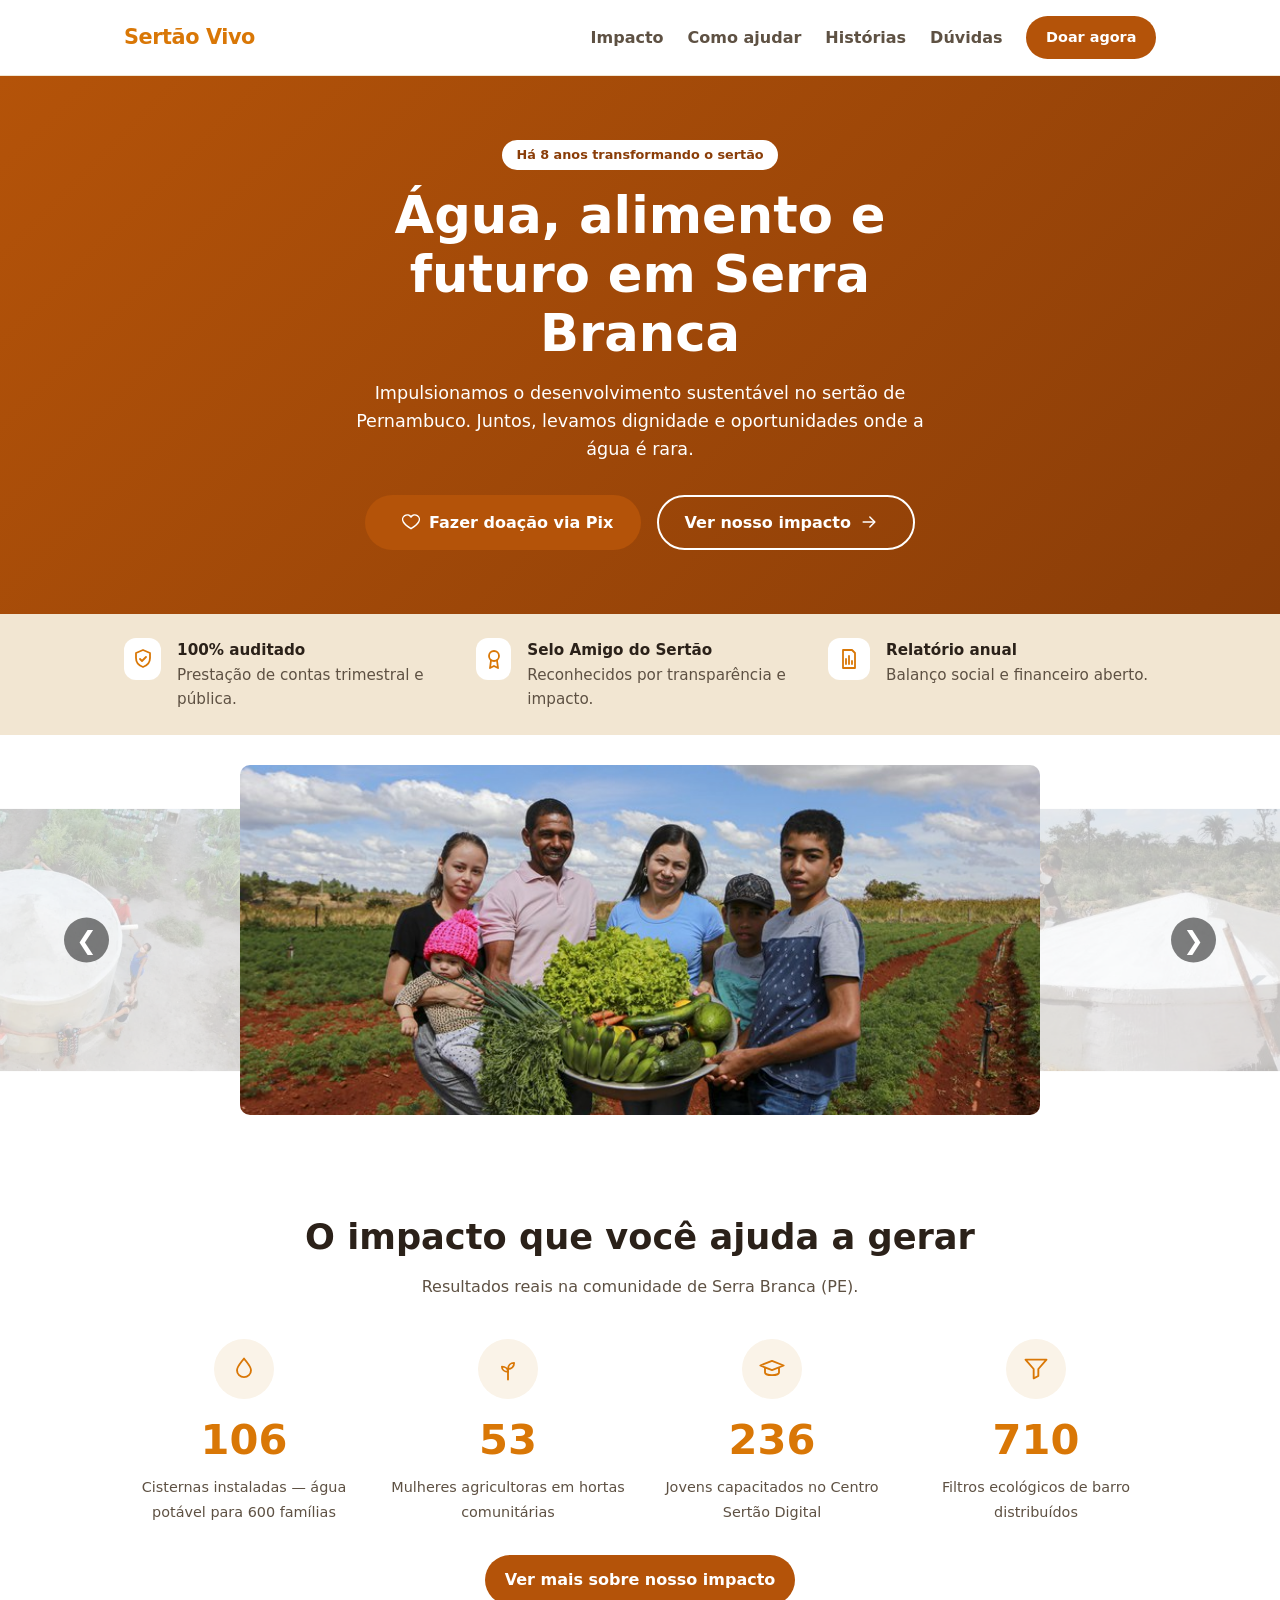
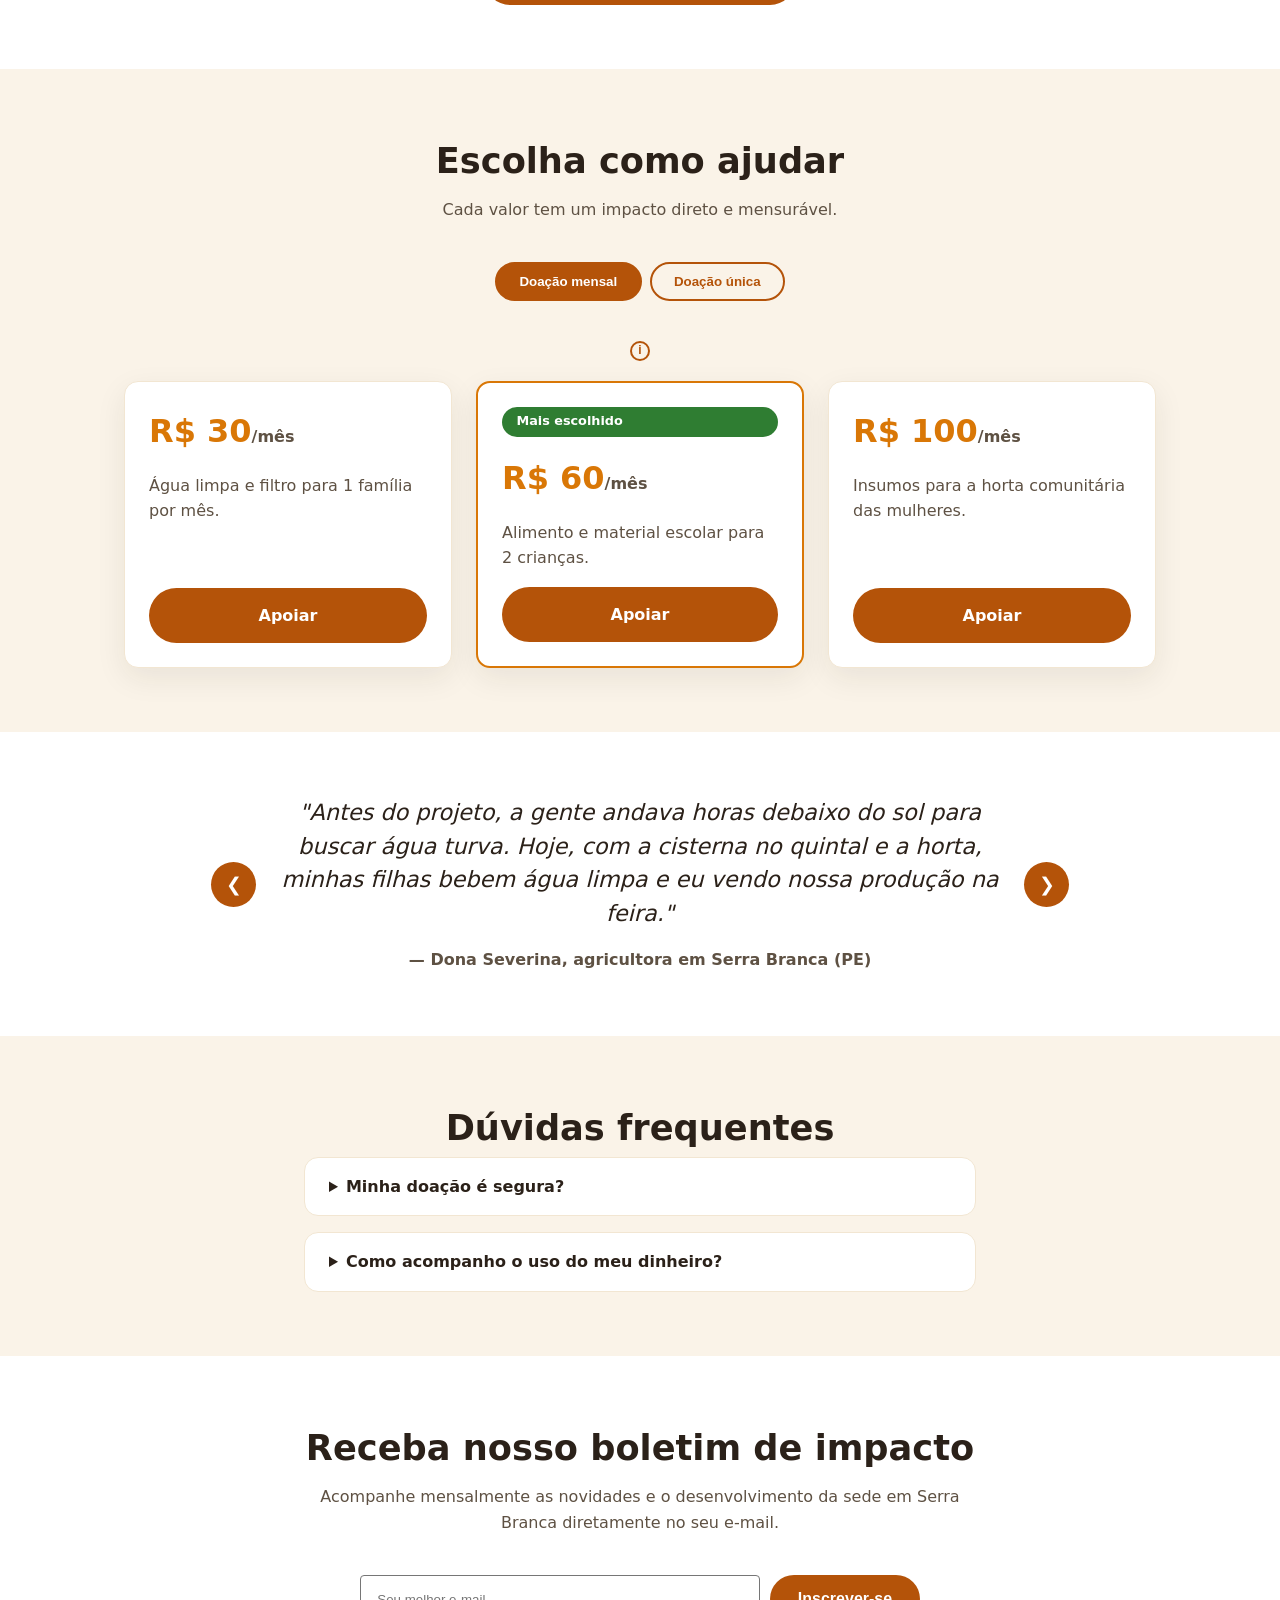
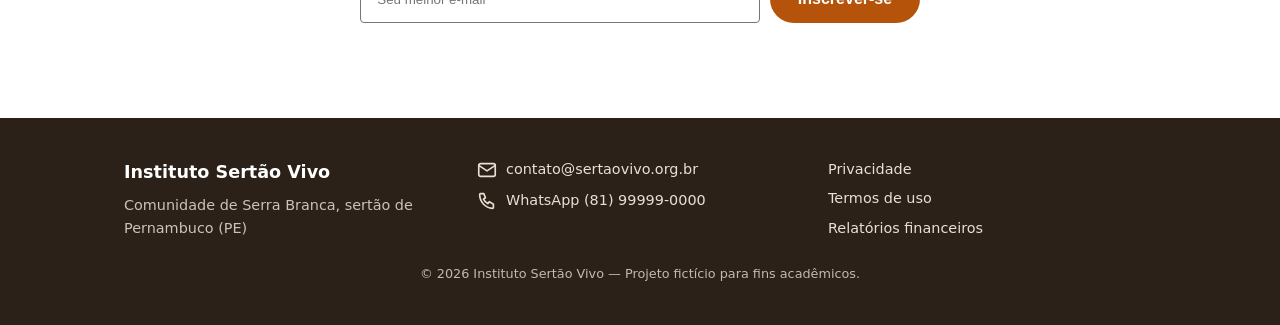
<file: index.html>
<!DOCTYPE html>
<html lang="pt-BR">
<head>
  <meta charset="UTF-8" />
  <meta name="viewport" content="width=device-width, initial-scale=1.0" />
  <title>Instituto Sertão Vivo — Água, alimento e futuro no sertão</title>

  <!-- ============ INÍCIO DO TÓPICO 3: SEO E REDES SOCIAIS (FICTÍCIO) ============ -->
  <!-- Meta tags descritivas para SEO -->
  <meta name="description" content="Instituto Sertão Vivo: Há 8 anos transformando o sertão de Pernambuco através de água potável, hortas comunitárias e educação digital em Serra Branca." />
  <meta name="keywords" content="ong, sertão, pernambuco, doação, água, sustentabilidade, serra branca, instituto sertão vivo" />
  <meta name="author" content="Instituto Sertão Vivo" />

  <!-- Favicon para a aba do navegador -->
  <link rel="icon" type="image/png" href="images/favicon-ficticio.png" />

  <!-- Open Graph (Facebook, LinkedIn, WhatsApp) -->
  <meta property="og:title" content="Instituto Sertão Vivo — Água, alimento e futuro no sertão" />
  <meta property="og:description" content="Impulsionamos o desenvolvimento sustentável em Serra Branca (PE). Juntos, levamos dignidade onde a água é rara." />
  <meta property="og:type" content="website" />
  <meta property="og:url" content="https://www.sertaovivo-ficticio.org.br" />
  <meta property="og:image" content="https://www.sertaovivo-ficticio.org.br/images/compartilhamento-social.jpg" />
  <meta property="og:locale" content="pt_BR" />

  <!-- Twitter Cards (Twitter / X) -->
  <meta name="twitter:card" content="summary_large_image" />
  <meta name="twitter:title" content="Instituto Sertão Vivo — Água, alimento e futuro no sertão" />
  <meta name="twitter:description" content="Conheça nosso impacto em Serra Branca (PE) e ajude a transformar vidas no sertão." />
  <meta name="twitter:image" content="https://www.sertaovivo-ficticio.org.br" />
  <!-- ============ FIM DO TÓPICO 3 ============ -->

  <!--
    MODULARIZAÇÃO DO CSS:
    Um único arquivo (style.css) importa todos os módulos com @import.
    Cada parte da página tem seu próprio arquivo de estilo.
  -->
  <link rel="stylesheet" href="css/style.css" />
</head>
<body>

  <!-- Link para pular direto ao conteúdo (aparece ao navegar por Tab) -->
  <a class="skip-link" href="#conteudo">Pular para o conteúdo</a>

  <!-- ============ HEADER ============ -->
  <header class="header" id="topo">
    <div class="container header__inner">
      <a href="#topo" class="header__logo">
        Sertão Vivo
      </a>

      <!-- Atualizado com aria-expanded para acessibilidade (A11y) -->
      <button class="header__toggle" id="menuToggle" aria-label="Abrir menu" aria-expanded="false" aria-controls="nav">☰</button>

      <nav class="nav" id="nav" aria-label="Menu principal">
        <a href="#impacto" class="nav__link">Impacto</a>
        <a href="#doar" class="nav__link">Como ajudar</a>
        <a href="#historia" class="nav__link">Histórias</a>
        <a href="#faq" class="nav__link">Dúvidas</a>
        <a href="#doar" class="btn btn--primary btn--sm">Doar agora</a>
      </nav>
    </div>
  </header>

  <!-- Conteúdo principal da página -->
  <main id="conteudo">

  <!-- ============ HERO ============ -->
  <section class="hero">
    <div class="container hero__inner">
      <span class="badge badge--light">Há 8 anos transformando o sertão</span>
      <h1 class="hero__title">Água, alimento e futuro em Serra Branca</h1>
      <p class="hero__subtitle">
        Impulsionamos o desenvolvimento sustentável no sertão de Pernambuco.
        Juntos, levamos dignidade e oportunidades onde a água é rara.
      </p>
      <div class="hero__actions">
        <a href="#doar" class="btn btn--primary pix-trigger"><svg class="icon" aria-hidden="true" focusable="false" viewBox="0 0 24 24"><path d="M12 20s-7-4.3-9.2-8.2A4.5 4.5 0 0 1 12 6a4.5 4.5 0 0 1 9.2 5.8C19 15.7 12 20 12 20z"/></svg>Fazer doação via Pix</a>
        <a href="#impacto" class="btn btn--ghost">Ver nosso impacto<svg class="icon" aria-hidden="true" focusable="false" viewBox="0 0 24 24"><path d="M5 12h13"/><path d="M13 6l6 6-6 6"/></svg></a>
      </div>
    </div>
  </section>

  <!-- ============ PROVAS DE CONFIANÇA ============ -->
  <section class="trust">
    <div class="container trust__grid">
      <div class="trust__item"><span class="trust__icon"><svg class="icon" aria-hidden="true" focusable="false" viewBox="0 0 24 24"><path d="M12 3l7 3v5c0 4.5-3 7.6-7 9-4-1.4-7-4.5-7-9V6l7-3z"/><path d="M9 12l2 2 4-4"/></svg></span><div><strong>100% auditado</strong> Prestação de contas trimestral e pública.</div></div>
      <div class="trust__item"><span class="trust__icon"><svg class="icon" aria-hidden="true" focusable="false" viewBox="0 0 24 24"><circle cx="12" cy="9" r="5"/><path d="M9 13.5L8 21l4-2 4 2-1-7.5"/></svg></span><div><strong>Selo Amigo do Sertão</strong> Reconhecidos por transparência e impacto.</div></div>
      <div class="trust__item"><span class="trust__icon"><svg class="icon" aria-hidden="true" focusable="false" viewBox="0 0 24 24"><path d="M6 3h9l3 3v15H6z"/><path d="M9 12v5M12 9v8M15 14v3"/></svg></span><div><strong>Relatório anual</strong> Balanço social e financeiro aberto.</div></div>
    </div>
  </section>

<!-- ============ IMAGENS ============ -->
<section class="carrossel" aria-label="Fotos dos projetos no sertão" aria-roledescription="carrossel">
    <button type="button" class="carrossel-seta esquerda" aria-label="Imagem anterior"><span aria-hidden="true">&#10094;</span></button>

    <div class="carrossel-container">
        <img class="carrossel-img" src="img/Serra.jpg" alt="Vista da Serra Branca, no sertão de Pernambuco">
        <img class="carrossel-img" src="img/cisterna.jpg" alt="Cisterna de captação de água instalada no quintal de uma família">
        <img class="carrossel-img" src="img/hortas.jpg" alt="Horta comunitária cultivada pelas famílias do projeto">
        <img class="carrossel-img" src="img/agricultura.webp" alt="Agricultores familiares trabalhando na plantação">
        <img class="carrossel-img" src="img/cisterna e horta.webp" alt="Cisterna instalada ao lado de uma horta comunitária">
    </div>

    <button type="button" class="carrossel-seta direita" aria-label="Próxima imagem"><span aria-hidden="true">&#10095;</span></button>
</section>

  <!-- ============ IMPACTO ============ -->
  <section class="section" id="impacto">
    <div class="container">
      <h2 class="section__title">O impacto que você ajuda a gerar</h2>
      <p class="section__lead">Resultados reais na comunidade de Serra Branca (PE).</p>

      <div class="stats">
        <article class="stat">
          <span class="stat__icon"><svg class="icon" aria-hidden="true" focusable="false" viewBox="0 0 24 24"><path d="M12 3c3 4 6 7 6 10a6 6 0 0 1-12 0c0-3 3-6 6-10z"/></svg></span>
          <span class="stat__number" data-target="180">180</span>
          <span class="stat__label">Cisternas instaladas — água potável para 600 famílias</span>
        </article>
        <article class="stat">
          <span class="stat__icon"><svg class="icon" aria-hidden="true" focusable="false" viewBox="0 0 24 24"><path d="M12 21v-9"/><path d="M12 12c0-3 2.2-5.2 5.2-5.2C17.2 9.8 15 12 12 12z"/><path d="M12 14.5C12 12 9.8 10 6.8 10 6.8 12.5 9 14.5 12 14.5z"/></svg></span>
          <span class="stat__number" data-target="90">90</span>
          <span class="stat__label">Mulheres agricultoras em hortas comunitárias</span>
        </article>
        <article class="stat">
          <span class="stat__icon"><svg class="icon" aria-hidden="true" focusable="false" viewBox="0 0 24 24"><path d="M2 9l10-4 10 4-10 4L2 9z"/><path d="M6 11v4c0 1.3 2.7 2.3 6 2.3s6-1 6-2.3v-4"/></svg></span>
          <span class="stat__number" data-target="400">400</span>
          <span class="stat__label">Jovens capacitados no Centro Sertão Digital</span>
        </article>
        <article class="stat">
          <span class="stat__icon"><svg class="icon" aria-hidden="true" focusable="false" viewBox="0 0 24 24"><path d="M3 4h18l-7 8v6l-4 2v-8L3 4z"/></svg></span>
          <span class="stat__number" data-target="1200">1.200</span>
          <span class="stat__label">Filtros ecológicos de barro distribuídos</span>
        </article>
      </div>

      <!-- Botão para ver mais detalhes do impacto -->
      <a class="botao-impacto"href="impacto.html">
        Ver mais sobre nosso impacto
</a>
    </div>
  </section>

  <!-- ============ DOAÇÃO ============ -->
  <section class="section section--sand" id="doar">
    <div class="container">
      <h2 class="section__title">Escolha como ajudar</h2>
      <p class="section__lead">Cada valor tem um impacto direto e mensurável.</p>

      <div class="tabs" id="donationTabs" role="tablist" aria-label="Tipo de doação">
        <button type="button" class="tabs__btn is-active" data-tab="mensal" role="tab" id="tab-mensal" aria-selected="true" aria-controls="painel-mensal">Doação mensal</button>
        <button type="button" class="tabs__btn" data-tab="pontual" role="tab" id="tab-pontual" aria-selected="false" aria-controls="painel-pontual" tabindex="-1">Doação única</button>
      </div>

      <div class="doacao-info">

    <span class="info-icon" tabindex="0" role="button" aria-describedby="doacao-tooltip" aria-label="Para que serve a sua doação">i</span>

    <div class="info-tooltip" id="doacao-tooltip" role="tooltip">
        As doações ajudam a manter os projetos do Instituto Sertão Vivo,
        contribuindo para ações voltadas ao acesso à água, hortas comunitárias
        e desenvolvimento da comunidade. Com sua ajuda podemos continuar
        transformando vidas e promovendo um futuro mais sustentável para todos.
    </div>

</div>

      <!-- Painel: Mensal -->
      <div class="cards" data-panel="mensal" role="tabpanel" id="painel-mensal" aria-labelledby="tab-mensal" tabindex="0">
        <article class="card">
          <span class="card__price">R$ 30<small>/mês</small></span>
          <p class="card__text">Água limpa e filtro para 1 família por mês.</p>
          <a href="#" class="btn btn--primary btn--block pix-trigger" aria-label="Apoiar com R$ 30 por mês">Apoiar</a>
        </article>
        <article class="card card--featured">
          <span class="badge badge--accent">Mais escolhido</span>
          <span class="card__price">R$ 60<small>/mês</small></span>
          <p class="card__text">Alimento e material escolar para 2 crianças.</p>
          <a href="#" class="btn btn--primary btn--block pix-trigger" aria-label="Apoiar com R$ 60 por mês">Apoiar</a>
        </article>
        <article class="card">
          <span class="card__price">R$ 100<small>/mês</small></span>
          <p class="card__text">Insumos para a horta comunitária das mulheres.</p>
          <a href="#" class="btn btn--primary btn--block pix-trigger" aria-label="Apoiar com R$ 100 por mês">Apoiar</a>
        </article>
      </div>

      <!-- Painel: Pontual (oculto por padrão) -->
      <div class="cards is-hidden" data-panel="pontual" role="tabpanel" id="painel-pontual" aria-labelledby="tab-pontual" tabindex="0">
        <article class="card">
          <span class="card__price">R$ 50</span>
          <p class="card__text">1 cesta básica da agricultura familiar local.</p>
          <a href="#" class="btn btn--primary btn--block pix-trigger" aria-label="Doar R$ 50 uma vez">Doar</a>
        </article>
        <article class="card">
          <span class="card__price">R$ 250</span>
          <p class="card__text">Manutenção completa de uma cisterna comunitária.</p>
          <a href="#" class="btn btn--primary btn--block pix-trigger" aria-label="Doar R$ 250 uma vez">Doar</a>
        </article>
        <article class="card">
          <span class="card__price">Outro</span>
          <p class="card__text">Escolha quanto deseja doar hoje.</p>
          <a href="#" class="btn btn--primary btn--block pix-trigger" aria-label="Escolher outro valor para doar">Escolher valor</a>
        </article>
      </div>
    </div>
  </section>

  <!-- ============ HISTÓRIA / DEPOIMENTO ============ -->
  <!-- <section class="section" id="historia">
    <div class="container">
      <blockquote class="quote">
        <p class="quote__text">
          “Antes do projeto, a gente andava horas debaixo do sol para buscar água turva.
          Hoje, com a cisterna no quintal e a horta, minhas filhas bebem água limpa e
          eu vendo nossa produção na feira.”
        </p>
        <footer class="quote__author">— Dona Severina, agricultora em Serra Branca (PE)</footer>
    </blockquote>
    </div>
  </section> -->
  <section class="depoimentos" id="historia" aria-label="Depoimentos de moradores">
    <button type="button" class="seta esquerda" id="btnAnterior" aria-label="Depoimento anterior">
        <span aria-hidden="true">&#10094;</span>
    </button>
    <div class="depoimento" aria-live="polite">
        <p id="fala"></p>
        <h4 id="autor"></h4>
    </div>
    <button type="button" class="seta direita" id="btnProximo" aria-label="Próximo depoimento">
        <span aria-hidden="true">&#10095;</span>
    </button>
</section>

  <!-- ============ FAQ ============ -->
  <section class="section section--sand" id="faq">
    <div class="container container--narrow">
      <h2 class="section__title">Dúvidas frequentes</h2>
      <div class="faq">
        <details class="faq__item">
          <summary class="faq__q">Minha doação é segura?</summary>
          <p class="faq__a">Sim. Usamos ambiente criptografado para cartão, boleto ou Pix.</p>
        </details>
        <details class="faq__item">
          <summary class="faq__q">Como acompanho o uso do meu dinheiro?</summary>
          <p class="faq__a">Enviamos relatórios mensais por e-mail com fotos, vídeos e prestação de contas.</p>
        </details>
      </div>
    </div>
  </section>

  <!-- ============ NEWSLETTER / BOLETIM ============ -->
  <section class="section" id="newsletter">
    <div class="container container--narrow" style="text-align: center;">
      <h2 class="section__title">Receba nosso boletim de impacto</h2>
      <p class="section__lead">Acompanhe mensalmente as novidades e o desenvolvimento da sede em Serra Branca diretamente no seu e-mail.</p>
      <form id="newsletterForm" style="display: flex; gap: 10px; justify-content: center; flex-wrap: wrap; margin-top: 20px;">
        <label class="sr-only" for="newsletterEmail">Seu e-mail para receber o boletim</label>
        <input id="newsletterEmail" name="email" type="email" placeholder="Seu melhor e-mail" required autocomplete="email" aria-describedby="newsletterStatus" style="padding: 12px 16px; border: 1px solid #767676; border-radius: 4px; flex: 1; min-width: 260px; max-width: 400px;" />
        <button type="submit" class="btn btn--primary">Inscrever-se</button>
      </form>
      <p id="newsletterStatus" role="status" aria-live="polite" style="margin-top: 12px; min-height: 1.2em; font-weight: 600; color: var(--cor-acento);"></p>
    </div>
  </section>

  </main>

  <!-- ============ FOOTER ============ -->
  <footer class="footer">
    <div class="container footer__inner">
      <div>
        <strong class="footer__brand">Instituto Sertão Vivo</strong>
        <p class="footer__text">Comunidade de Serra Branca, sertão de Pernambuco (PE)</p>
      </div>
      <div class="footer__contact">
        <span class="footer__contact-item"><svg class="icon" aria-hidden="true" focusable="false" viewBox="0 0 24 24"><rect x="3" y="5" width="18" height="14" rx="2"/><path d="M3 7l9 6 9-6"/></svg>contato@sertaovivo.org.br</span>
        <span class="footer__contact-item"><svg class="icon" aria-hidden="true" focusable="false" viewBox="0 0 24 24"><path d="M5 4h3.5l1.8 4.5-2.2 1.4a12 12 0 0 0 5 5l1.4-2.2L19 15.5V19a1 1 0 0 1-1 1A15 15 0 0 1 4 5a1 1 0 0 1 1-1z"/></svg>WhatsApp (81) 99999-0000</span>
      </div>
      <nav class="footer__links">
        <a href="#">Privacidade</a>
        <a href="#">Termos de uso</a>
        <a href="#">Relatórios financeiros</a>
      </nav>
    </div>
    <p class="footer__copy">© 2026 Instituto Sertão Vivo — Projeto fictício para fins acadêmicos.</p>
  </footer>

  <!-- ============ NOVO: BOTÃO FLUTUANTE VOLTAR AO TOPO ============ -->
  <a href="#topo" id="backToTop" aria-label="Voltar ao topo" style="display: none; position: fixed; bottom: 20px; right: 20px; background-color: var(--cor-acao); color: #fff; padding: 10px 14px; border-radius: 50%; text-decoration: none; z-index: 1000; box-shadow: 0 2px 5px rgba(0,0,0,0.3);">↑</a>

  <!-- ============ NOVO: MODAL PIX (POPUP) ============ -->
  <div id="pixModal" role="dialog" aria-modal="true" aria-labelledby="pixModalTitulo" aria-hidden="true" style="display: none; position: fixed; top: 0; left: 0; width: 100%; height: 100%; background: rgba(0,0,0,0.5); z-index: 2000; justify-content: center; align-items: center;">
    <div style="background: #fff; padding: 30px; border-radius: 8px; max-width: 400px; width: 90%; text-align: center; position: relative;">
      <h3 id="pixModalTitulo" style="margin-bottom: 15px;">Doação via Pix — Sertão Vivo</h3>
      <p style="font-size: 14px; color: #666; margin-bottom: 20px;">Utilize a chave Pix abaixo (CNPJ fictício) ou escaneie no aplicativo do seu banco:</p>
      <div style="background: #f4f4f4; padding: 10px; border-radius: 4px; font-weight: bold; margin-bottom: 20px; font-size: 14px;">12.345.678/0001-99</div>
      <button type="button" id="closePixModal" class="btn btn--primary" style="padding: 8px 16px;" aria-label="Fechar janela de doação via Pix">Fechar</button>
    </div>
  </div>

  <!-- MODULARIZAÇÃO DO JS: cada módulo em seu arquivo; main.js orquestra.
        Scripts clássicos funcionam até abrindo o arquivo direto (file://). -->
  <script src="js/modules/menu.js"></script>
  <script src="js/modules/counter.js"></script>
  <script src="js/modules/donation.js"></script>
  <script src="js/modules/message.js"></script>
  <script src="js/modules/ui.js"></script>
  <script src="js/main.js"></script>
  <script src="js/imagens.js"></script>

  <!-- ============ VLibras — tradução para Libras (acessibilidade) ============ -->
  <div vw class="enabled">
    <div vw-access-button class="active"></div>
    <div vw-plugin-wrapper>
      <div class="vw-plugin-top-wrapper"></div>
    </div>
  </div>
  <script src="https://vlibras.gov.br/app/vlibras-plugin.js"></script>
  <script>
    new window.VLibras.Widget("https://vlibras.gov.br/app");
  </script>
</body>
</html>
</file>
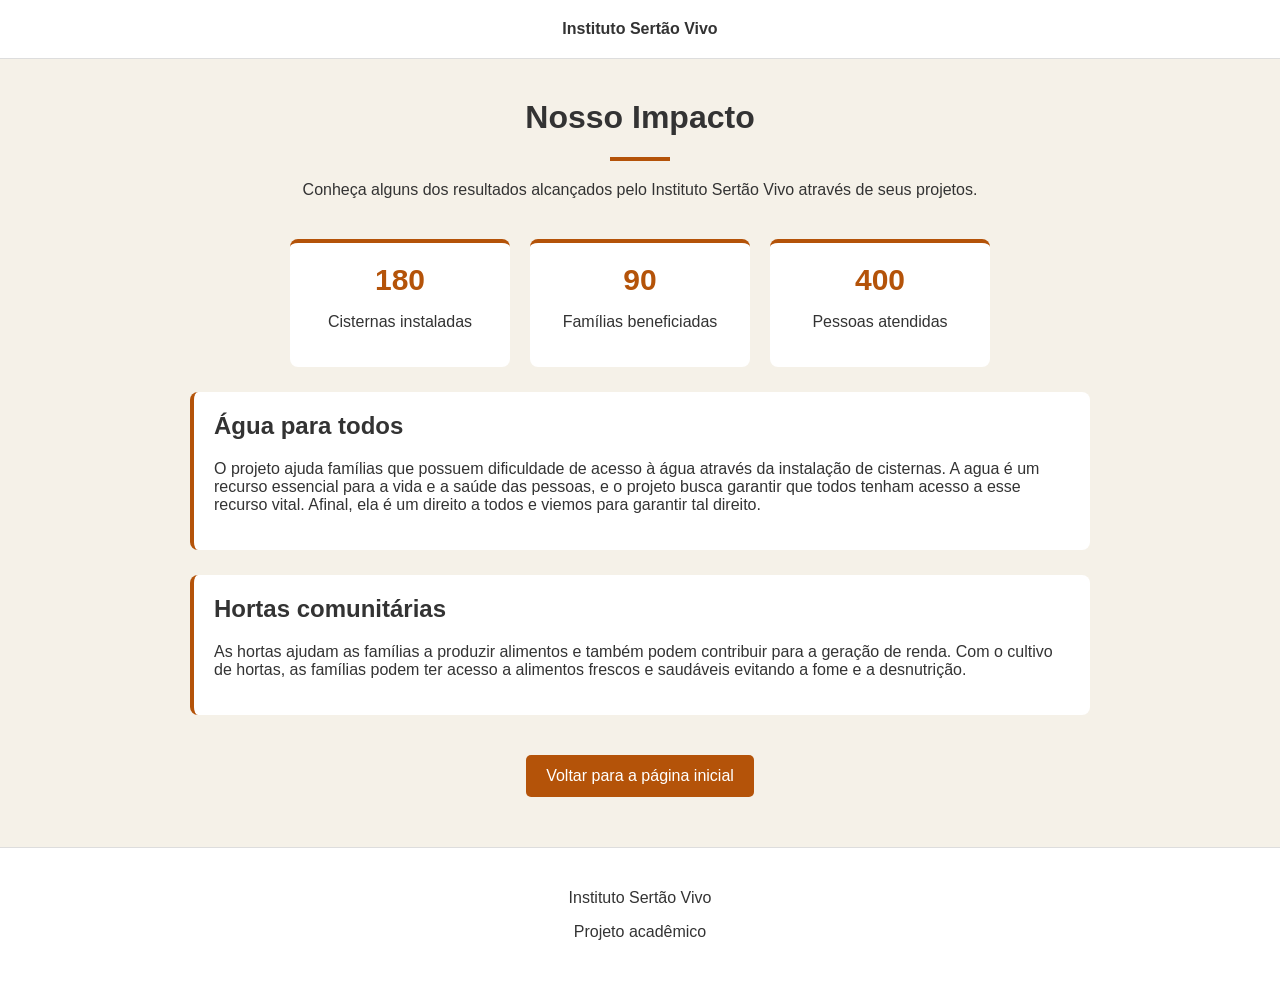
<file: impacto.html>
<!DOCTYPE html>
<html lang="pt-BR">

<head>
    <meta charset="UTF-8">
    <meta name="viewport" content="width=device-width, initial-scale=1.0">

    <title>Nosso Impacto — Instituto Sertão Vivo</title>
    <meta name="description" content="Resultados do Instituto Sertão Vivo em Serra Branca (PE): cisternas, hortas comunitárias e atendimento às famílias do sertão." />

    <style>
        body {
            margin: 0;
            font-family: Arial, sans-serif;
            background-color: #f5f1e8;
            color: #333;
        }

        header {
            background-color: white;
            padding: 20px;
            text-align: center;
            border-bottom: 1px solid #ddd;
        }

        header a {
            color: #333;
            text-decoration: none;
            font-weight: bold;
        }

        main {
            width: 80%;
            max-width: 900px;
            margin: 40px auto;
        }

        h1 {
            text-align: center;
        }

        .linha {
            width: 60px;
            height: 4px;
            background-color: #b45309;
            margin: 0 auto 20px;
        }

        .introducao {
            text-align: center;
            margin-bottom: 40px;
        }

        .resultados {
            display: flex;
            justify-content: center;
            gap: 20px;
            flex-wrap: wrap;
        }

        .resultado {
            background-color: white;
            padding: 20px;
            width: 180px;
            text-align: center;
            border-top: 4px solid #b45309;
            border-radius: 8px;
        }

        .resultado h2 {
            color: #b45309;
            font-size: 30px;
            margin: 0;
        }

        .projeto {
            background-color: white;
            padding: 20px;
            margin-top: 25px;
            border-left: 4px solid #b45309;
            border-radius: 8px;
        }

        .projeto h2 {
            margin-top: 0;
        }

        .botao {
            display: block;
            width: fit-content;
            margin: 40px auto;
            padding: 12px 20px;
            background-color: #b45309;
            color: white;
            text-decoration: none;
            border-radius: 5px;
        }

        a:focus-visible, button:focus-visible {
            outline: 3px solid #2b2119;
            outline-offset: 3px;
            border-radius: 6px;
        }

        .skip-link {
            position: absolute;
            left: 16px;
            top: -60px;
            background: #b45309;
            color: #fff;
            padding: 10px 18px;
            border-radius: 0 0 10px 10px;
            font-weight: bold;
            z-index: 1000;
            transition: top .2s;
        }
        .skip-link:focus { top: 0; }

        footer {
            background-color: white;
            text-align: center;
            padding: 25px;
            margin-top: 50px;
            border-top: 1px solid #ddd;
        }
    </style>
</head>

<body>

    <a class="skip-link" href="#conteudo">Pular para o conteúdo</a>

    <header>
        <a href="index.html">Instituto Sertão Vivo</a>
    </header>

    <main id="conteudo">

        <h1>Nosso Impacto</h1>

        <div class="linha"></div>

        <p class="introducao">
            Conheça alguns dos resultados alcançados pelo Instituto Sertão Vivo
            através de seus projetos.
        </p>

        <div class="resultados">

            <div class="resultado">
                <h2>180</h2>
                <p>Cisternas instaladas</p>
            </div>

            <div class="resultado">
                <h2>90</h2>
                <p>Famílias beneficiadas</p>
            </div>

            <div class="resultado">
                <h2>400</h2>
                <p>Pessoas atendidas</p>
            </div>

        </div>

        <div class="projeto">

            <h2>Água para todos</h2>

            <p>
                O projeto ajuda famílias que possuem dificuldade
                de acesso à água através da instalação de cisternas. A agua é um recurso essencial para a vida e a saúde das pessoas, e o projeto busca garantir que todos tenham acesso a esse recurso vital. Afinal, ela é um direito a todos e viemos para garantir tal direito.
            </p>

        </div>

        <div class="projeto">

            <h2>Hortas comunitárias</h2>

            <p>
                As hortas ajudam as famílias a produzir alimentos
                e também podem contribuir para a geração de renda. Com o cultivo de hortas, as famílias podem ter acesso a alimentos frescos e saudáveis evitando a fome e a desnutrição.
            </p>

        </div>

        <a class="botao" href="index.html">
            Voltar para a página inicial
        </a>

    </main>

    <footer>

        <p>Instituto Sertão Vivo</p>
        <p>Projeto acadêmico</p>

    </footer>

    <!-- VLibras — tradução para Libras (acessibilidade) -->
    <div vw class="enabled">
        <div vw-access-button class="active"></div>
        <div vw-plugin-wrapper>
            <div class="vw-plugin-top-wrapper"></div>
        </div>
    </div>
    <script src="https://vlibras.gov.br/app/vlibras-plugin.js"></script>
    <script>
        new window.VLibras.Widget("https://vlibras.gov.br/app");
    </script>

</body>

</html>
</file>
<file: css/style.css>
/* =========================================================
   style.css  —  ARQUIVO PRINCIPAL (orquestrador)
   Não escreve estilos: só importa os módulos na ordem certa.
   Isto é MODULARIZAR o CSS: dividir em partes pequenas,
   independentes e reutilizáveis em vez de um arquivo gigante.
   ========================================================= */

@import "variables.css";   /* 1. Design tokens (cores, fontes, espaços) */
@import "base.css";        /* 2. Reset + tipografia base                */
@import "components.css";  /* 3. Componentes reutilizáveis (btn, card)  */
@import "icons.css";       /* 3.1 Ícones SVG                            */
@import "header.css";      /* 4. Cabeçalho e navegação                  */
@import "hero.css";        /* 5. Seção de destaque                      */
@import "sections.css";    /* 6. Seções de conteúdo                     */
@import "footer.css";      /* 7. Rodapé                                 */
</file>
